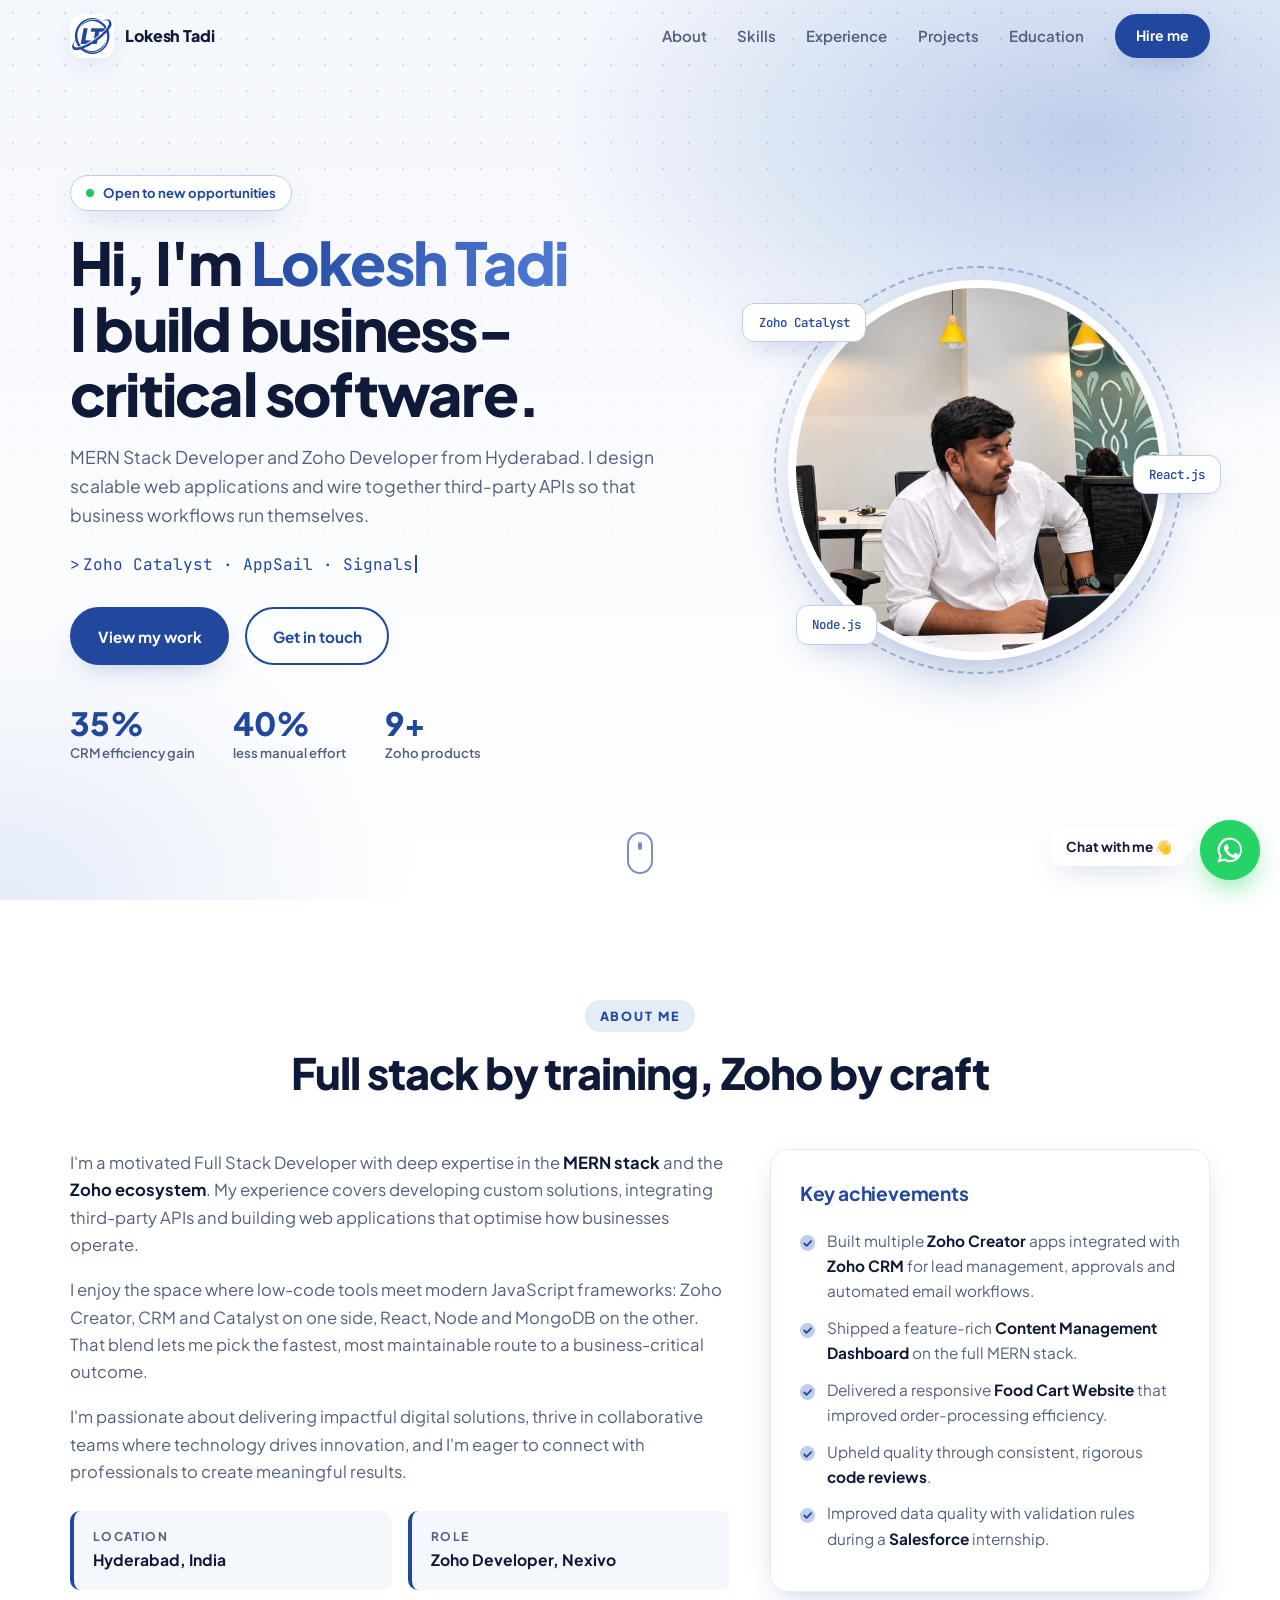
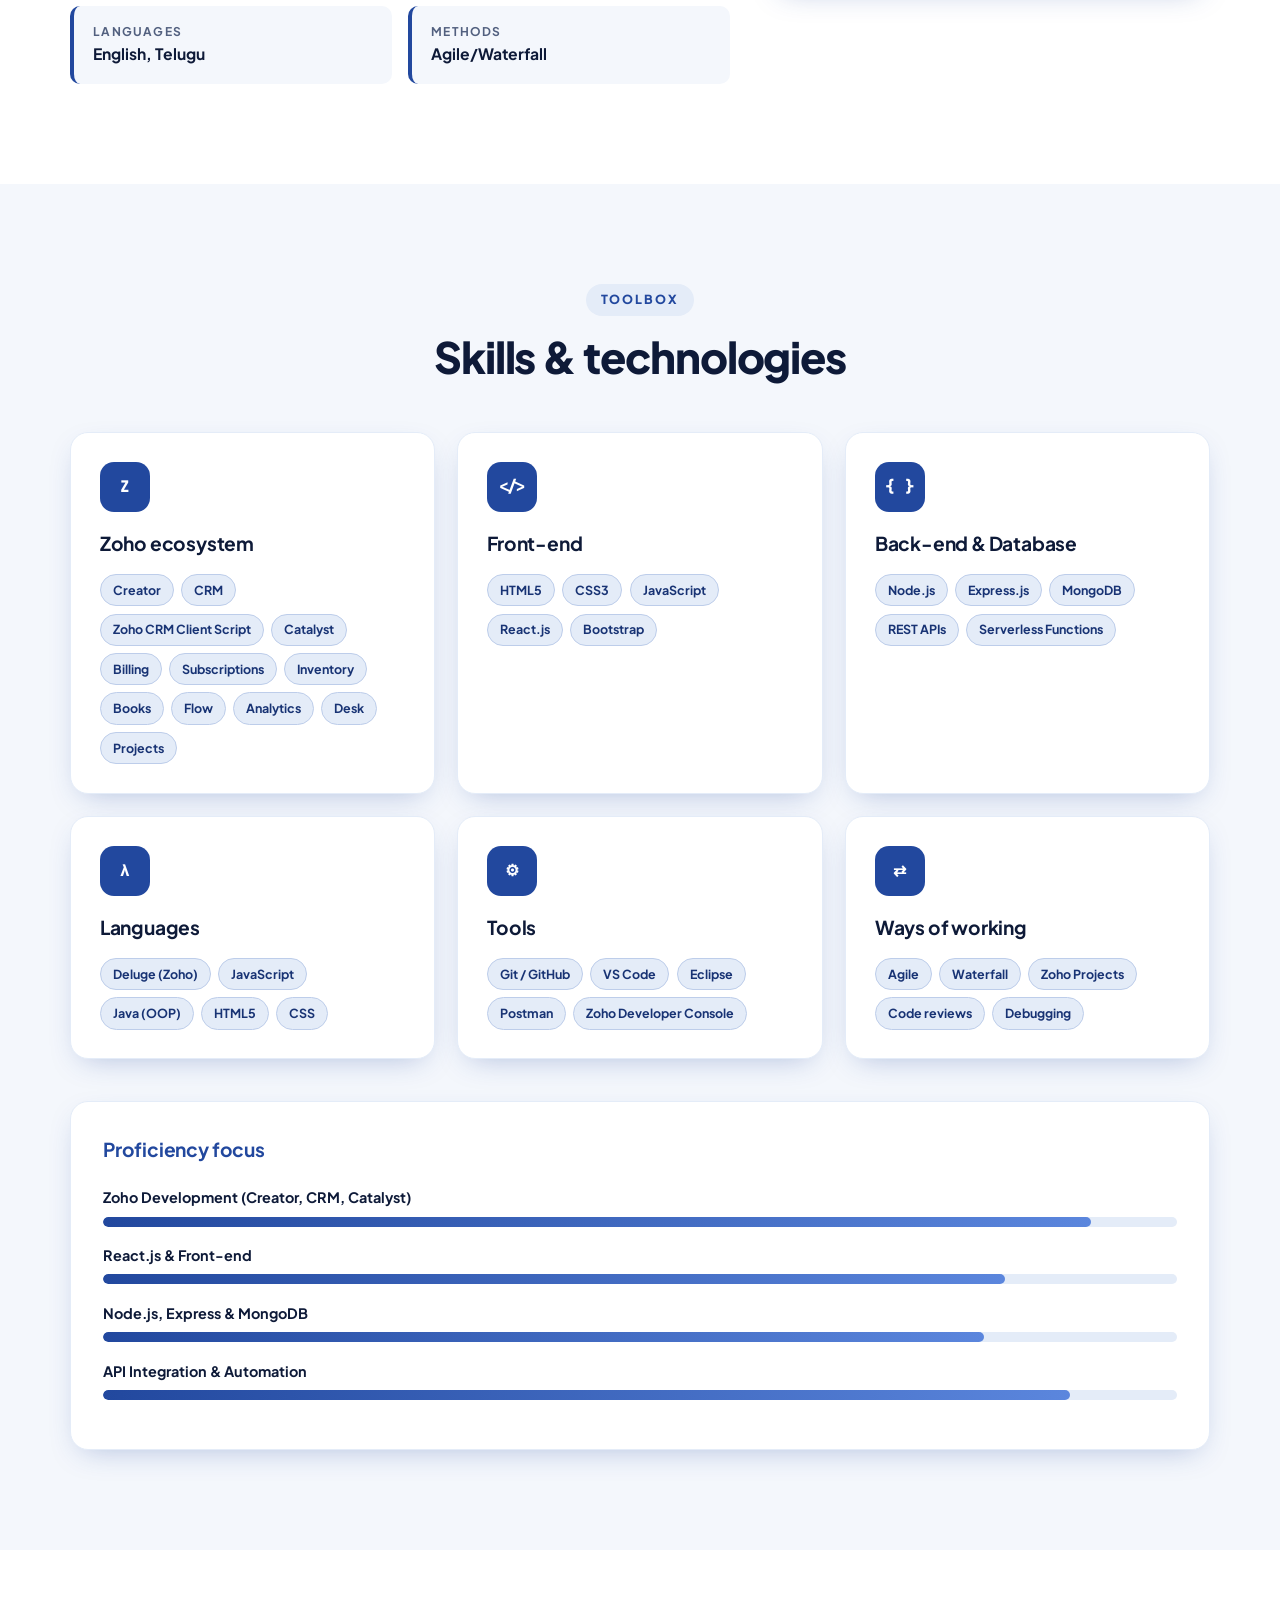
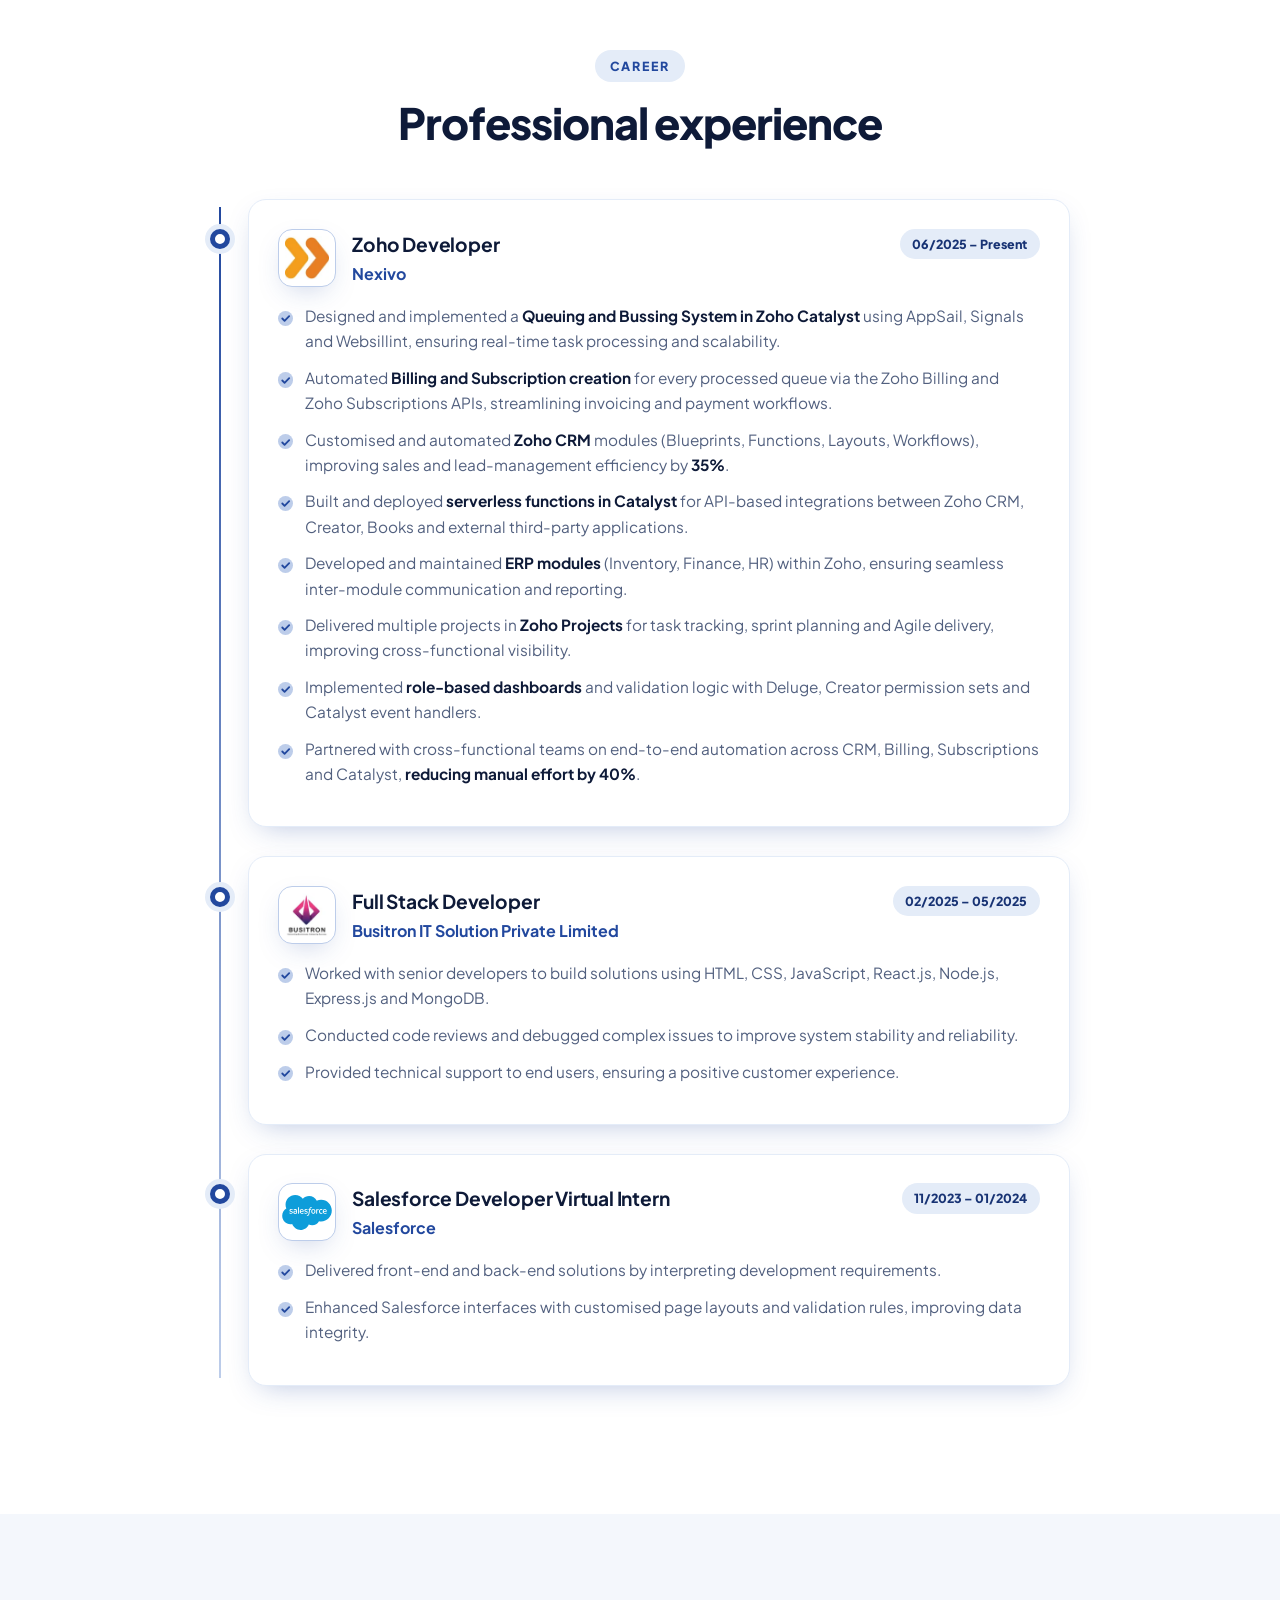
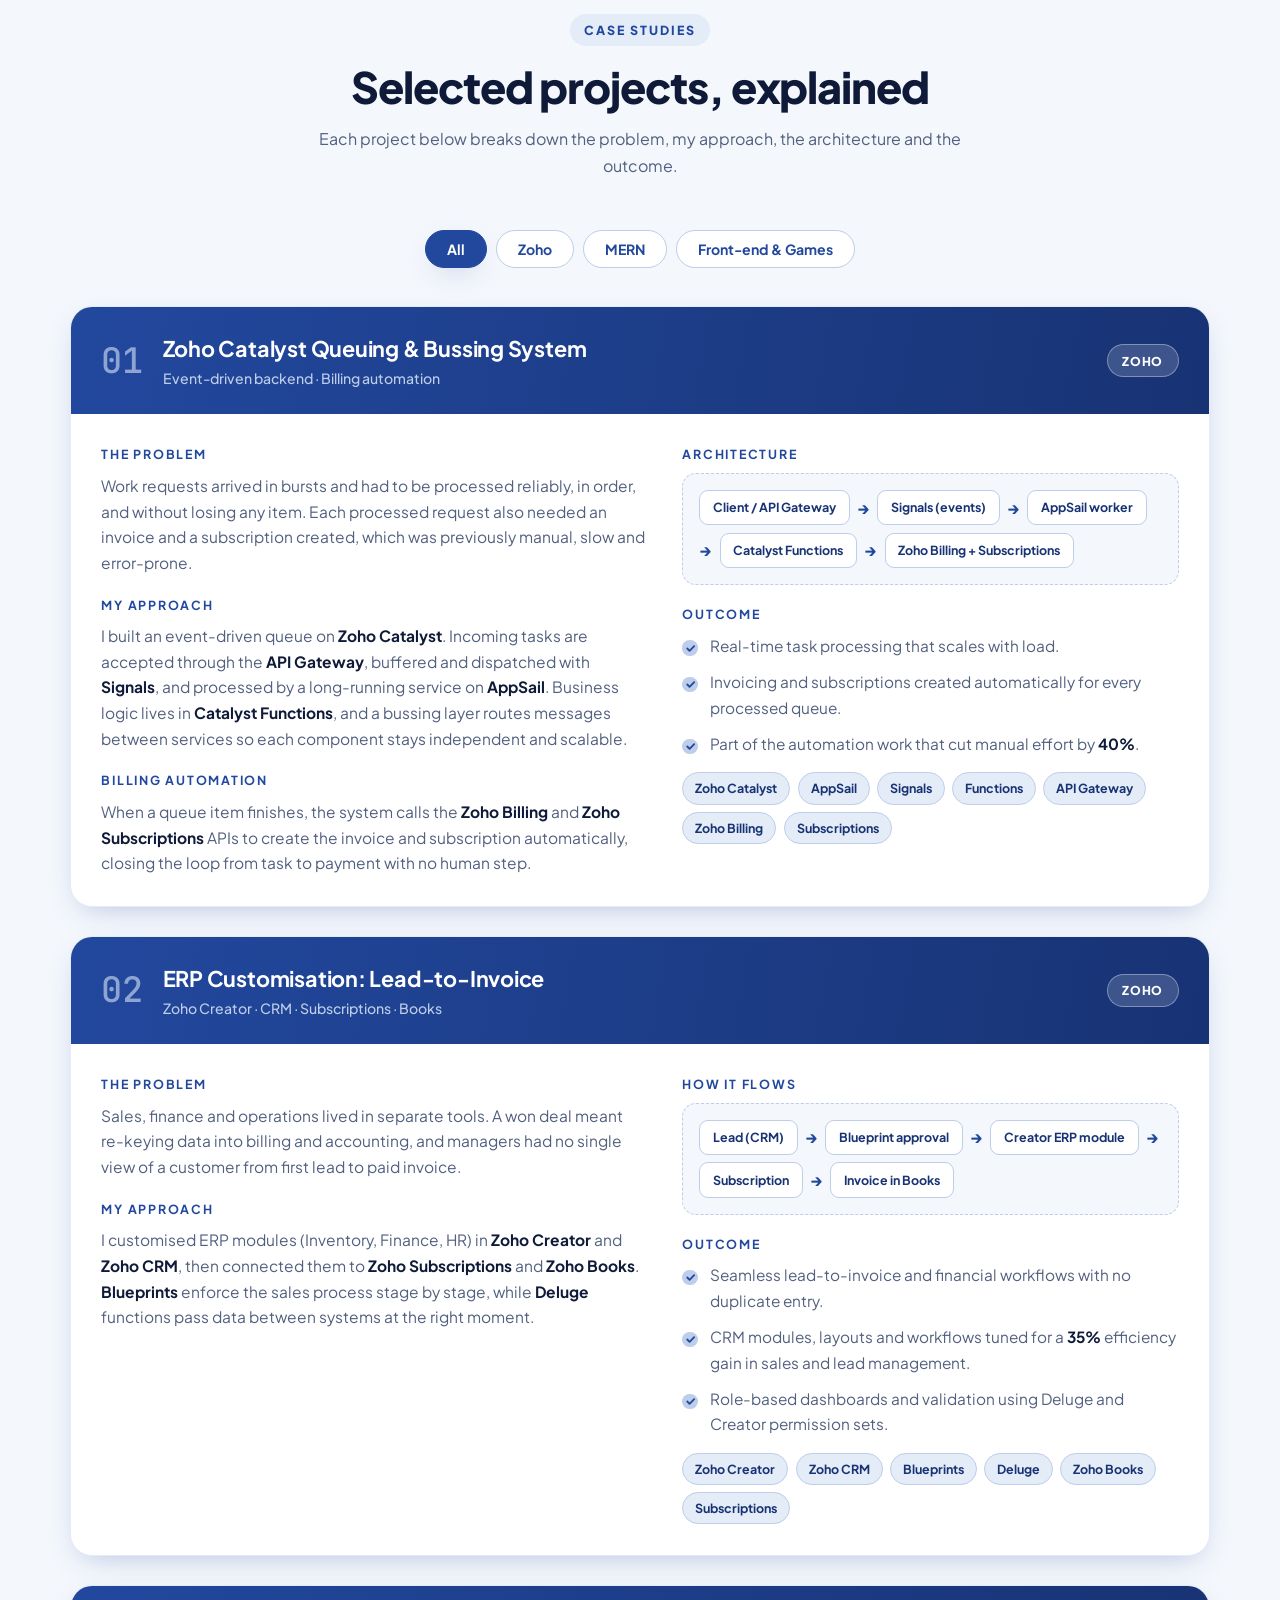
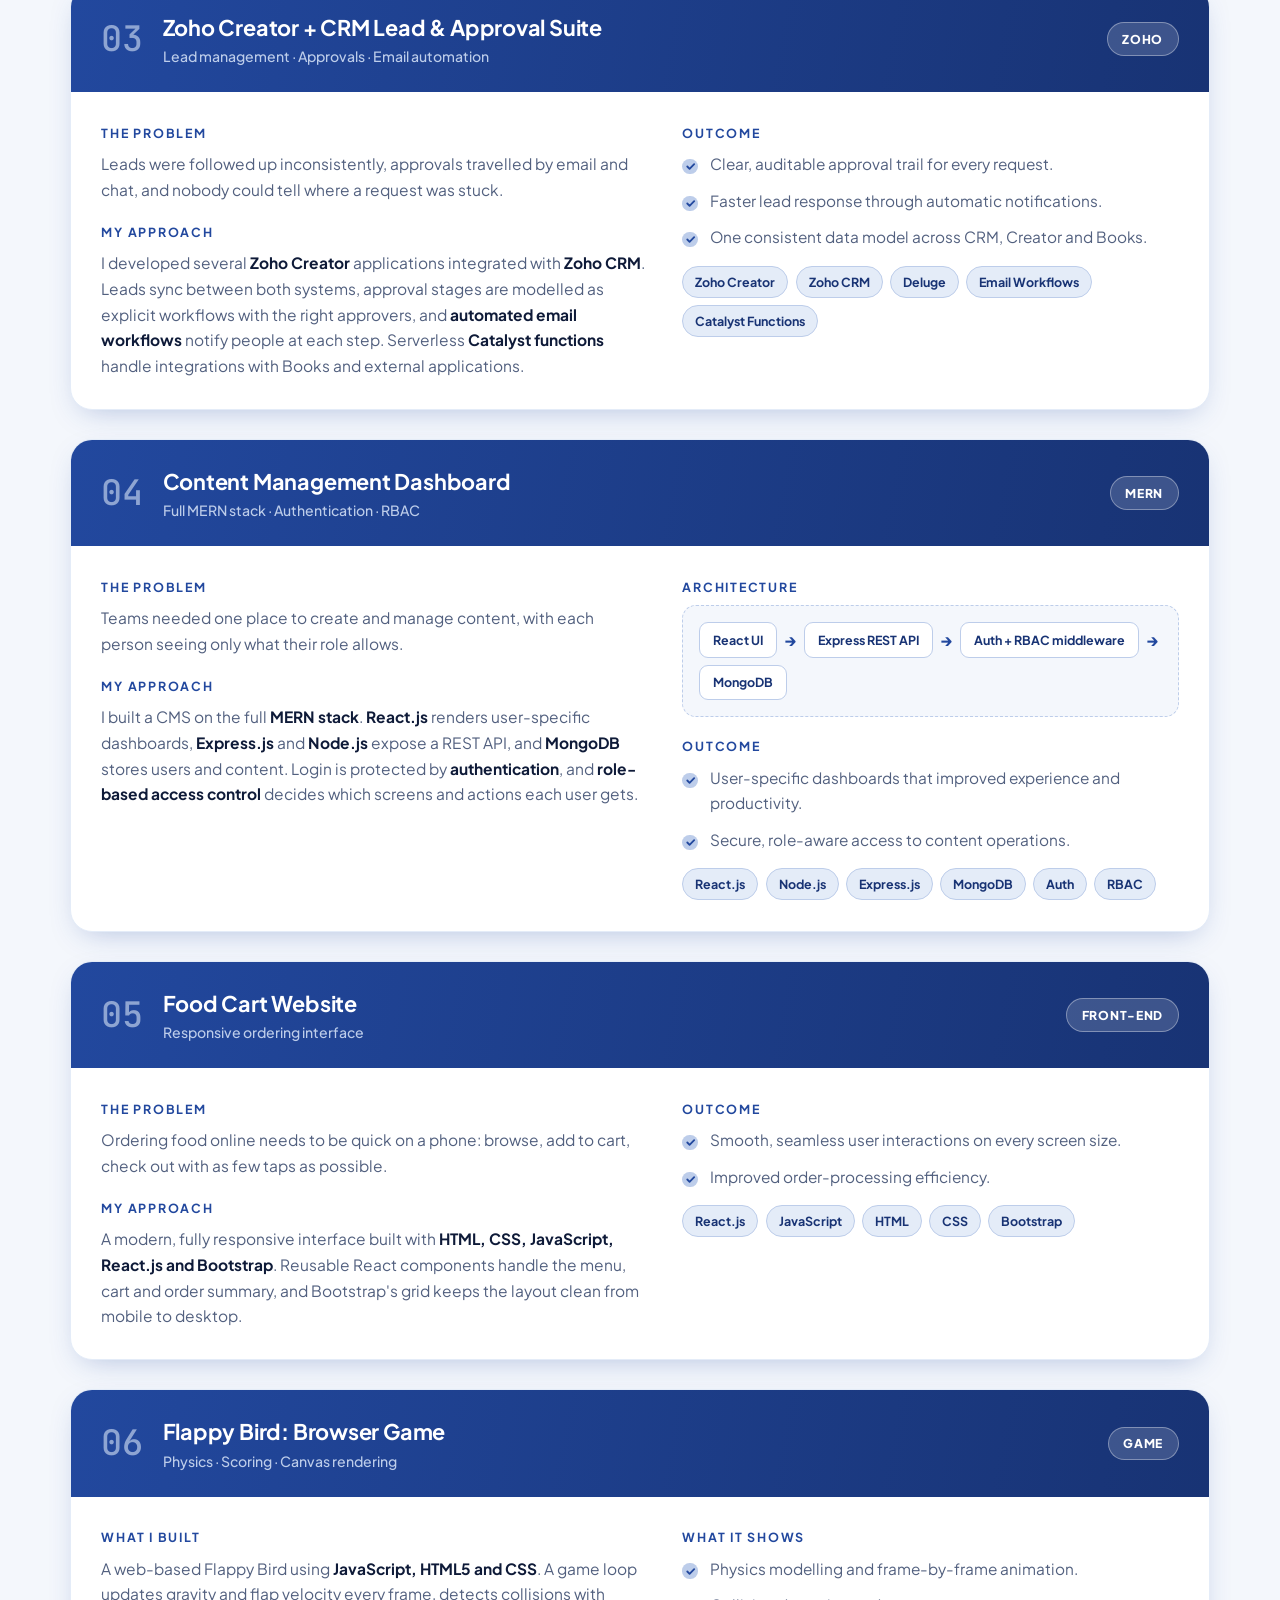
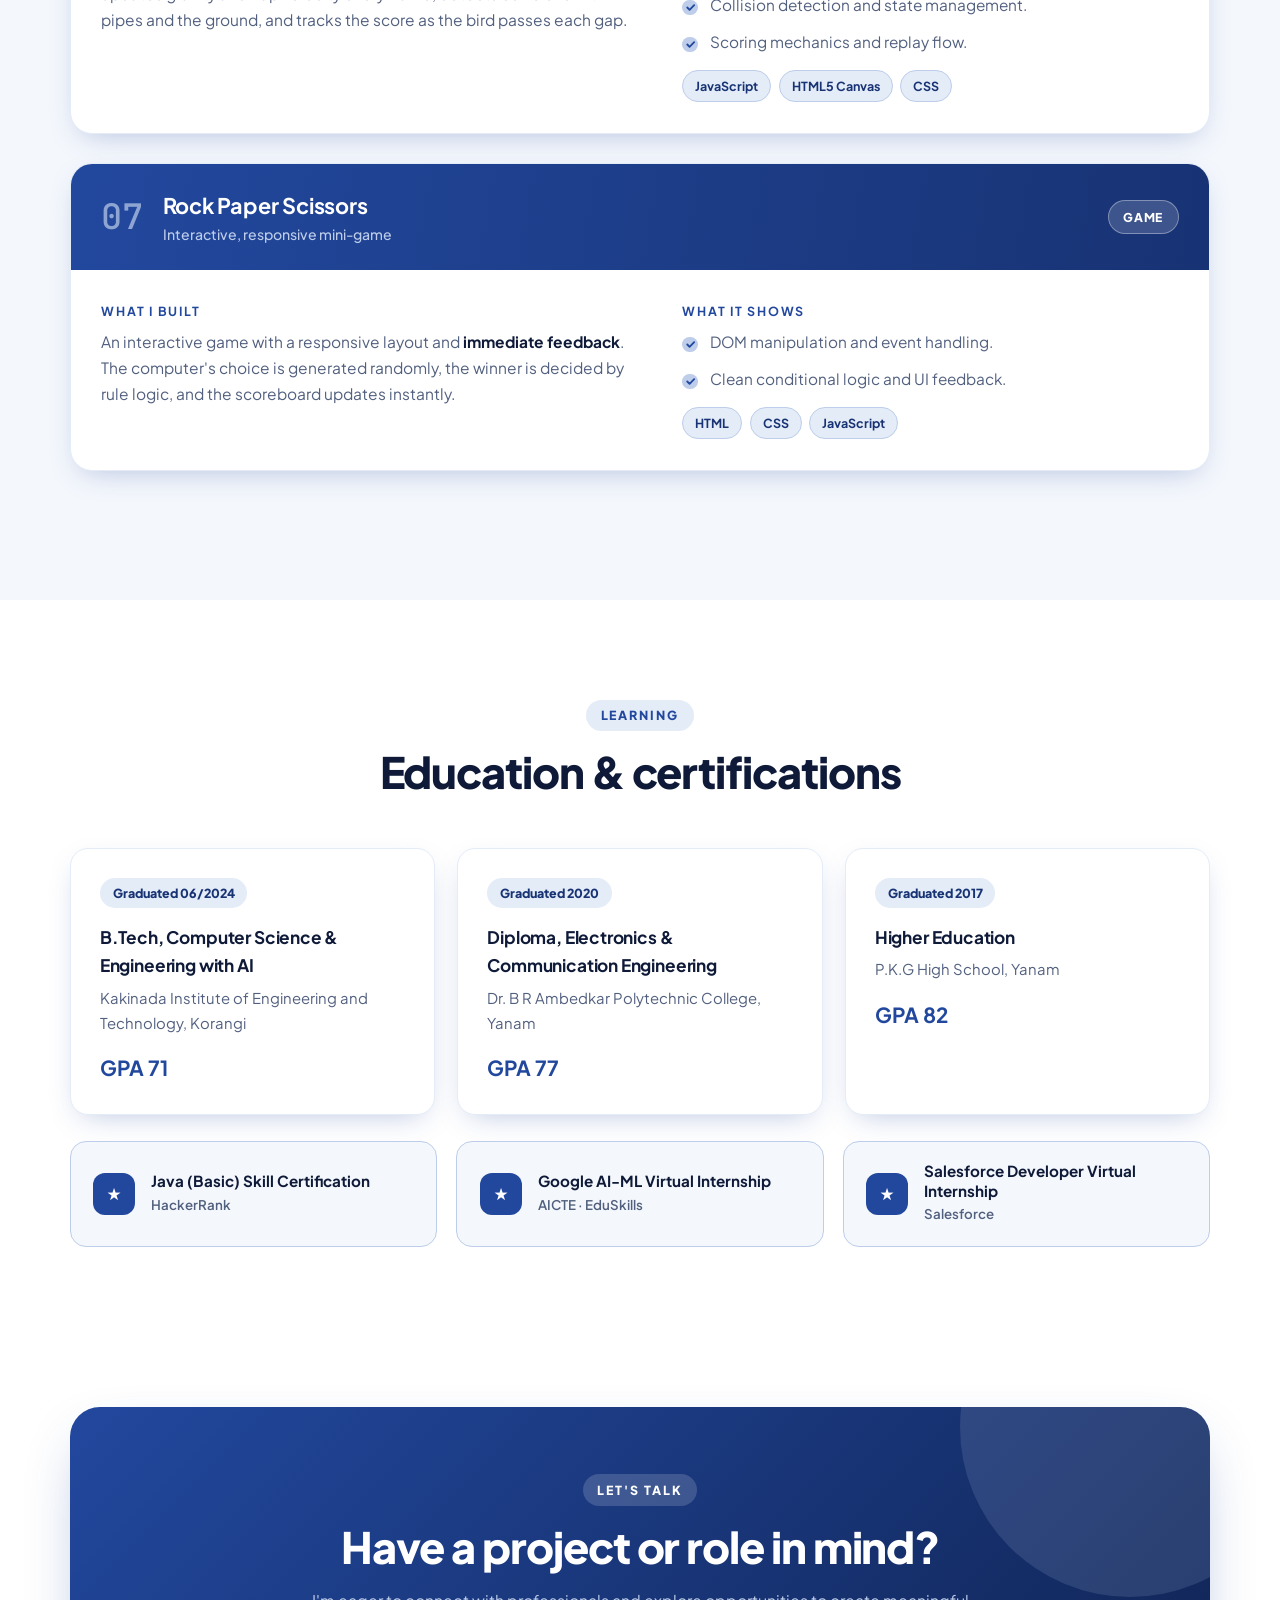
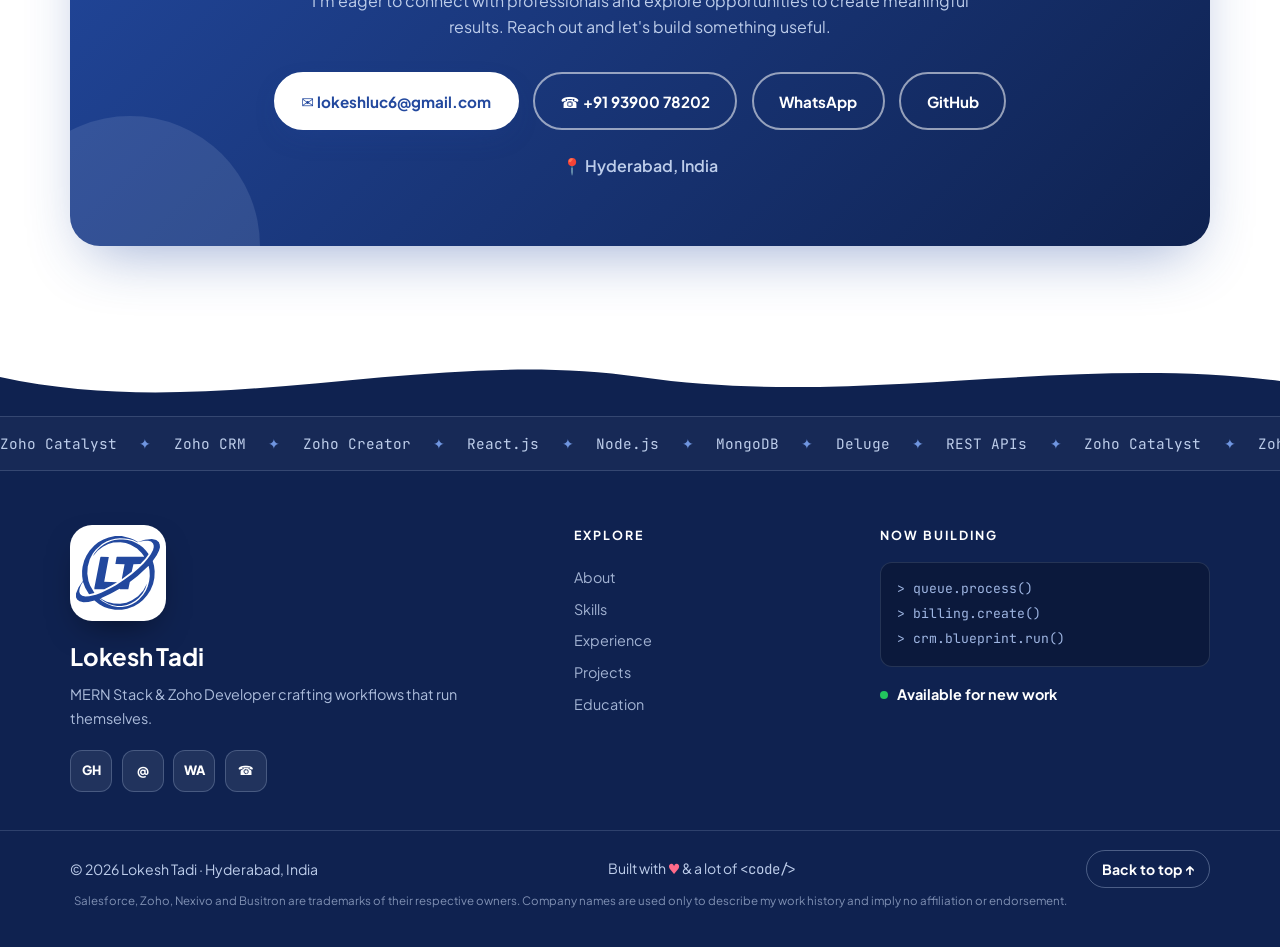
<file: index.html>
<!DOCTYPE html>
<html lang="en">
<head>
<meta charset="UTF-8">
<meta name="viewport" content="width=device-width, initial-scale=1.0">
<title>Lokesh Tadi | MERN Stack & Zoho Developer</title>
<meta name="description" content="Lokesh Tadi - Full Stack (MERN) and Zoho Developer in Hyderabad. Zoho Catalyst, Creator, CRM, Billing, Books, Flow and custom web applications.">
<meta property="og:title" content="Lokesh Tadi | MERN Stack & Zoho Developer">
<meta property="og:description" content="Building scalable web applications and automating business workflows with the MERN stack and the Zoho ecosystem.">
<meta property="og:type" content="website">
<link rel="icon" href="assets/favicon.ico?v=2" sizes="16x16 32x32 48x48">
<link rel="shortcut icon" href="assets/favicon.ico?v=2">
<link rel="preconnect" href="https://fonts.googleapis.com">
<link rel="preconnect" href="https://fonts.gstatic.com" crossorigin>
<link href="https://fonts.googleapis.com/css2?family=Plus+Jakarta+Sans:wght@400;500;600;700;800&family=JetBrains+Mono:wght@400;500&display=swap" rel="stylesheet">
<link rel="stylesheet" href="css/style.css">
<link rel="stylesheet" href="css/v2.css">
</head>
<body>

<div class="loader" id="loader" aria-hidden="true"><img src="assets/brand.svg" alt="" width="120" height="120"><span>Lokesh Tadi</span></div>
<div class="progress" id="progress"></div>

<!-- ============ NAV ============ -->
<header class="nav" id="nav">
  <div class="container nav-inner">
    <a href="#home" class="brand"><img class="brand-logo" src="assets/brand.svg" alt="Lokesh Tadi animated logo" width="44" height="44"><span class="brand-name">Lokesh Tadi</span></a>
    <nav class="nav-links" id="navLinks">
      <a href="#about">About</a>
      <a href="#skills">Skills</a>
      <a href="#experience">Experience</a>
      <a href="#projects">Projects</a>
      <a href="#education">Education</a>
      <a href="#contact" class="btn btn-sm">Hire me</a>
    </nav>
    <button class="burger" id="burger" aria-label="Menu"><span></span><span></span><span></span></button>
  </div>
</header>

<main>

<!-- ============ HERO ============ -->
<section class="hero" id="home">
  <div class="hero-bg"></div>
  <div class="container hero-grid">
    <div class="hero-copy reveal">
      <span class="pill"><i class="dot"></i> Open to new opportunities</span>
      <h1>Hi, I'm <span class="grad">Lokesh Tadi</span><br>I build business-critical software.</h1>
      <p class="lead">MERN Stack Developer and Zoho Developer from Hyderabad. I design scalable web applications and wire together third-party APIs so that business workflows run themselves.</p>
      <div class="typed-line"><span class="mono">&gt;</span> <span id="typed" class="mono"></span><span class="caret"></span></div>
      <div class="hero-cta">
        <a href="#projects" class="btn">View my work</a>
        <a href="#contact" class="btn btn-ghost">Get in touch</a>
      </div>
      <div class="stats">
        <div><b data-count="35" data-suffix="%">0</b><span>CRM efficiency gain</span></div>
        <div><b data-count="40" data-suffix="%">0</b><span>less manual effort</span></div>
        <div><b data-count="9" data-suffix="+">0</b><span>Zoho products</span></div>
      </div>
    </div>
    <div class="hero-visual reveal">
      <div class="photo-wrap">
        <div class="photo-ring"></div>
        <img src="assets/lokesh.jpg" alt="Lokesh Tadi" class="photo" width="640" height="640">
        <div class="chip chip-a"><span class="mono">Zoho Catalyst</span></div>
        <div class="chip chip-b"><span class="mono">React.js</span></div>
        <div class="chip chip-c"><span class="mono">Node.js</span></div>
      </div>
    </div>
  </div>
  <a href="#about" class="scroll-hint" aria-label="Scroll down"><span></span></a>
</section>
<!-- ============ ABOUT ============ -->
<section class="section" id="about">
  <div class="container">
    <div class="sec-head reveal"><span class="eyebrow">About me</span><h2>Full stack by training, Zoho by craft</h2></div>
    <div class="about-grid">
      <div class="about-text reveal" data-more="about">
        <p>I'm a motivated Full Stack Developer with deep expertise in the <b>MERN stack</b> and the <b>Zoho ecosystem</b>. My experience covers developing custom solutions, integrating third-party APIs and building web applications that optimise how businesses operate.</p>
        <p>I enjoy the space where low-code tools meet modern JavaScript frameworks: Zoho Creator, CRM and Catalyst on one side, React, Node and MongoDB on the other. That blend lets me pick the fastest, most maintainable route to a business-critical outcome.</p>
        <p>I'm passionate about delivering impactful digital solutions, thrive in collaborative teams where technology drives innovation, and I'm eager to connect with professionals to create meaningful results.</p>
        <div class="facts">
          <div><span>Location</span><b>Hyderabad, India</b></div>
          <div><span>Role</span><b>Zoho Developer, Nexivo</b></div>
          <div><span>Languages</span><b>English, Telugu</b></div>
          <div><span>Methods</span><b>Agile/Waterfall</b></div>
        </div>
      </div>
      <div class="about-side reveal">
        <div class="card ach" data-more="achievements">
          <h3>Key achievements</h3>
          <ul class="ticks">
            <li>Built multiple <b>Zoho Creator</b> apps integrated with <b>Zoho CRM</b> for lead management, approvals and automated email workflows.</li>
            <li>Shipped a feature-rich <b>Content Management Dashboard</b> on the full MERN stack.</li>
            <li>Delivered a responsive <b>Food Cart Website</b> that improved order-processing efficiency.</li>
            <li>Upheld quality through consistent, rigorous <b>code reviews</b>.</li>
            <li>Improved data quality with validation rules during a <b>Salesforce</b> internship.</li>
          </ul>
        </div>
      </div>
    </div>
  </div>
</section>

<!-- ============ SKILLS ============ -->
<section class="section alt" id="skills">
  <div class="container">
    <div class="sec-head reveal"><span class="eyebrow">Toolbox</span><h2>Skills &amp; technologies</h2></div>
    <div class="skill-grid" data-more="skills">
      <article class="card skill reveal">
        <div class="ico">Z</div><h3>Zoho ecosystem</h3>
        <div class="tags"><span>Creator</span><span>CRM</span><span>Zoho CRM Client Script</span><span>Catalyst</span><span>Billing</span><span>Subscriptions</span><span>Inventory</span><span>Books</span><span>Flow</span><span>Analytics</span><span>Desk</span><span>Projects</span></div>
      </article>
      <article class="card skill reveal">
        <div class="ico">&lt;/&gt;</div><h3>Front-end</h3>
        <div class="tags"><span>HTML5</span><span>CSS3</span><span>JavaScript</span><span>React.js</span><span>Bootstrap</span></div>
      </article>
      <article class="card skill reveal">
        <div class="ico">{ }</div><h3>Back-end &amp; Database</h3>
        <div class="tags"><span>Node.js</span><span>Express.js</span><span>MongoDB</span><span>REST APIs</span><span>Serverless Functions</span></div>
      </article>
      <article class="card skill reveal">
        <div class="ico">λ</div><h3>Languages</h3>
        <div class="tags"><span>Deluge (Zoho)</span><span>JavaScript</span><span>Java (OOP)</span><span>HTML5</span><span>CSS</span></div>
      </article>
      <article class="card skill reveal">
        <div class="ico">⚙</div><h3>Tools</h3>
        <div class="tags"><span>Git / GitHub</span><span>VS Code</span><span>Eclipse</span><span>Postman</span><span>Zoho Developer Console</span></div>
      </article>
      <article class="card skill reveal">
        <div class="ico">⇄</div><h3>Ways of working</h3>
        <div class="tags"><span>Agile</span><span>Waterfall</span><span>Zoho Projects</span><span>Code reviews</span><span>Debugging</span></div>
      </article>
    </div>
    <div class="meters reveal" data-more="meters">
      <h3>Proficiency focus</h3>
      <div class="meter"><label>Zoho Development (Creator, CRM, Catalyst)</label><div class="bar"><i style="--w:92%"></i></div></div>
      <div class="meter"><label>React.js &amp; Front-end</label><div class="bar"><i style="--w:84%"></i></div></div>
      <div class="meter"><label>Node.js, Express &amp; MongoDB</label><div class="bar"><i style="--w:82%"></i></div></div>
      <div class="meter"><label>API Integration &amp; Automation</label><div class="bar"><i style="--w:90%"></i></div></div>
    </div>
  </div>
</section>
<!-- ============ EXPERIENCE ============ -->
<section class="section" id="experience">
  <div class="container">
    <div class="sec-head reveal"><span class="eyebrow">Career</span><h2>Professional experience</h2></div>
    <div class="timeline">

      <article class="t-item reveal">
        <div class="t-dot"></div>
        <div class="card">
          <div class="t-top"><div class="t-id"><span class="co-logo"><img src="assets/nexivo.webp" alt="Nexivo logo" width="56" height="56" loading="lazy"></span><div><h3>Zoho Developer</h3><p class="org">Nexivo</p></div></div><span class="date">06/2025 – Present</span></div>
          <ul class="ticks" data-more="nexivo">
            <li>Designed and implemented a <b>Queuing and Bussing System in Zoho Catalyst</b> using AppSail, Signals and Websillint, ensuring real-time task processing and scalability.</li>
            <li>Automated <b>Billing and Subscription creation</b> for every processed queue via the Zoho Billing and Zoho Subscriptions APIs, streamlining invoicing and payment workflows.</li>
            <li>Customised and automated <b>Zoho CRM</b> modules (Blueprints, Functions, Layouts, Workflows), improving sales and lead-management efficiency by <b>35%</b>.</li>
            <li>Built and deployed <b>serverless functions in Catalyst</b> for API-based integrations between Zoho CRM, Creator, Books and external third-party applications.</li>
            <li>Developed and maintained <b>ERP modules</b> (Inventory, Finance, HR) within Zoho, ensuring seamless inter-module communication and reporting.</li>
            <li>Delivered multiple projects in <b>Zoho Projects</b> for task tracking, sprint planning and Agile delivery, improving cross-functional visibility.</li>
            <li>Implemented <b>role-based dashboards</b> and validation logic with Deluge, Creator permission sets and Catalyst event handlers.</li>
            <li>Partnered with cross-functional teams on end-to-end automation across CRM, Billing, Subscriptions and Catalyst, <b>reducing manual effort by 40%</b>.</li>
          </ul>
        </div>
      </article>

      <article class="t-item reveal">
        <div class="t-dot"></div>
        <div class="card">
          <div class="t-top"><div class="t-id"><span class="co-logo"><img src="assets/busitron.webp" alt="Busitron logo" width="56" height="56" loading="lazy"></span><div><h3>Full Stack Developer</h3><p class="org">Busitron IT Solution Private Limited</p></div></div><span class="date">02/2025 – 05/2025</span></div>
          <ul class="ticks">
            <li>Worked with senior developers to build solutions using HTML, CSS, JavaScript, React.js, Node.js, Express.js and MongoDB.</li>
            <li>Conducted code reviews and debugged complex issues to improve system stability and reliability.</li>
            <li>Provided technical support to end users, ensuring a positive customer experience.</li>
          </ul>
        </div>
      </article>

      <article class="t-item reveal">
        <div class="t-dot"></div>
        <div class="card">
          <div class="t-top"><div class="t-id"><span class="co-logo co-sf"><img src="assets/salesforce-with-type-logo.svg" alt="Salesforce logo" width="56" height="56" loading="lazy"></span><div><h3>Salesforce Developer Virtual Intern</h3><p class="org">Salesforce</p></div></div><span class="date">11/2023 – 01/2024</span></div>
          <ul class="ticks">
            <li>Delivered front-end and back-end solutions by interpreting development requirements.</li>
            <li>Enhanced Salesforce interfaces with customised page layouts and validation rules, improving data integrity.</li>
          </ul>
        </div>
      </article>

    </div>
  </div>
</section>

<!-- ============ PROJECTS ============ -->
<section class="section alt" id="projects">
  <div class="container">
    <div class="sec-head reveal"><span class="eyebrow">Case studies</span><h2>Selected projects, explained</h2>
      <p class="sub">Each project below breaks down the problem, my approach, the architecture and the outcome.</p></div>

    <div class="filters reveal" id="filters">
      <button class="f active" data-f="all">All</button>
      <button class="f" data-f="zoho">Zoho</button>
      <button class="f" data-f="mern">MERN</button>
      <button class="f" data-f="web">Front-end &amp; Games</button>
    </div>

    <!-- Project 1 -->
    <article class="project reveal" data-cat="zoho">
      <div class="p-head">
        <span class="p-num">01</span>
        <div><h3>Zoho Catalyst Queuing &amp; Bussing System</h3><p class="p-tag">Event-driven backend · Billing automation</p></div>
        <span class="p-badge">Zoho</span>
      </div>
      <div class="p-body" data-more="project">
        <div class="p-col">
          <h4>The problem</h4>
          <p>Work requests arrived in bursts and had to be processed reliably, in order, and without losing any item. Each processed request also needed an invoice and a subscription created, which was previously manual, slow and error-prone.</p>
          <h4>My approach</h4>
          <p>I built an event-driven queue on <b>Zoho Catalyst</b>. Incoming tasks are accepted through the <b>API Gateway</b>, buffered and dispatched with <b>Signals</b>, and processed by a long-running service on <b>AppSail</b>. Business logic lives in <b>Catalyst Functions</b>, and a bussing layer routes messages between services so each component stays independent and scalable.</p>
          <h4>Billing automation</h4>
          <p>When a queue item finishes, the system calls the <b>Zoho Billing</b> and <b>Zoho Subscriptions</b> APIs to create the invoice and subscription automatically, closing the loop from task to payment with no human step.</p>
        </div>
        <div class="p-col">
          <h4>Architecture</h4>
          <div class="flow">
            <span>Client / API Gateway</span><i>→</i><span>Signals (events)</span><i>→</i><span>AppSail worker</span><i>→</i><span>Catalyst Functions</span><i>→</i><span>Zoho Billing + Subscriptions</span>
          </div>
          <h4>Outcome</h4>
          <ul class="ticks">
            <li>Real-time task processing that scales with load.</li>
            <li>Invoicing and subscriptions created automatically for every processed queue.</li>
            <li>Part of the automation work that cut manual effort by <b>40%</b>.</li>
          </ul>
          <div class="tags"><span>Zoho Catalyst</span><span>AppSail</span><span>Signals</span><span>Functions</span><span>API Gateway</span><span>Zoho Billing</span><span>Subscriptions</span></div>
        </div>
      </div>
    </article>

    <!-- Project 2 -->
    <article class="project reveal" data-cat="zoho">
      <div class="p-head">
        <span class="p-num">02</span>
        <div><h3>ERP Customisation: Lead-to-Invoice</h3><p class="p-tag">Zoho Creator · CRM · Subscriptions · Books</p></div>
        <span class="p-badge">Zoho</span>
      </div>
      <div class="p-body" data-more="project">
        <div class="p-col">
          <h4>The problem</h4>
          <p>Sales, finance and operations lived in separate tools. A won deal meant re-keying data into billing and accounting, and managers had no single view of a customer from first lead to paid invoice.</p>
          <h4>My approach</h4>
          <p>I customised ERP modules (Inventory, Finance, HR) in <b>Zoho Creator</b> and <b>Zoho CRM</b>, then connected them to <b>Zoho Subscriptions</b> and <b>Zoho Books</b>. <b>Blueprints</b> enforce the sales process stage by stage, while <b>Deluge</b> functions pass data between systems at the right moment.</p>
        </div>
        <div class="p-col">
          <h4>How it flows</h4>
          <div class="flow">
            <span>Lead (CRM)</span><i>→</i><span>Blueprint approval</span><i>→</i><span>Creator ERP module</span><i>→</i><span>Subscription</span><i>→</i><span>Invoice in Books</span>
          </div>
          <h4>Outcome</h4>
          <ul class="ticks">
            <li>Seamless lead-to-invoice and financial workflows with no duplicate entry.</li>
            <li>CRM modules, layouts and workflows tuned for a <b>35%</b> efficiency gain in sales and lead management.</li>
            <li>Role-based dashboards and validation using Deluge and Creator permission sets.</li>
          </ul>
          <div class="tags"><span>Zoho Creator</span><span>Zoho CRM</span><span>Blueprints</span><span>Deluge</span><span>Zoho Books</span><span>Subscriptions</span></div>
        </div>
      </div>
    </article>

    <!-- Project 3 -->
    <article class="project reveal" data-cat="zoho">
      <div class="p-head">
        <span class="p-num">03</span>
        <div><h3>Zoho Creator + CRM Lead &amp; Approval Suite</h3><p class="p-tag">Lead management · Approvals · Email automation</p></div>
        <span class="p-badge">Zoho</span>
      </div>
      <div class="p-body" data-more="project">
        <div class="p-col">
          <h4>The problem</h4>
          <p>Leads were followed up inconsistently, approvals travelled by email and chat, and nobody could tell where a request was stuck.</p>
          <h4>My approach</h4>
          <p>I developed several <b>Zoho Creator</b> applications integrated with <b>Zoho CRM</b>. Leads sync between both systems, approval stages are modelled as explicit workflows with the right approvers, and <b>automated email workflows</b> notify people at each step. Serverless <b>Catalyst functions</b> handle integrations with Books and external applications.</p>
        </div>
        <div class="p-col">
          <h4>Outcome</h4>
          <ul class="ticks">
            <li>Clear, auditable approval trail for every request.</li>
            <li>Faster lead response through automatic notifications.</li>
            <li>One consistent data model across CRM, Creator and Books.</li>
          </ul>
          <div class="tags"><span>Zoho Creator</span><span>Zoho CRM</span><span>Deluge</span><span>Email Workflows</span><span>Catalyst Functions</span></div>
        </div>
      </div>
    </article>

    <!-- Project 4 -->    <article class="project reveal" data-cat="mern">
      <div class="p-head">
        <span class="p-num">04</span>
        <div><h3>Content Management Dashboard</h3><p class="p-tag">Full MERN stack · Authentication · RBAC</p></div>
        <span class="p-badge">MERN</span>
      </div>
      <div class="p-body" data-more="project">
        <div class="p-col">
          <h4>The problem</h4>
          <p>Teams needed one place to create and manage content, with each person seeing only what their role allows.</p>
          <h4>My approach</h4>
          <p>I built a CMS on the full <b>MERN stack</b>. <b>React.js</b> renders user-specific dashboards, <b>Express.js</b> and <b>Node.js</b> expose a REST API, and <b>MongoDB</b> stores users and content. Login is protected by <b>authentication</b>, and <b>role-based access control</b> decides which screens and actions each user gets.</p>
        </div>
        <div class="p-col">
          <h4>Architecture</h4>
          <div class="flow">
            <span>React UI</span><i>→</i><span>Express REST API</span><i>→</i><span>Auth + RBAC middleware</span><i>→</i><span>MongoDB</span>
          </div>
          <h4>Outcome</h4>
          <ul class="ticks">
            <li>User-specific dashboards that improved experience and productivity.</li>
            <li>Secure, role-aware access to content operations.</li>
          </ul>
          <div class="tags"><span>React.js</span><span>Node.js</span><span>Express.js</span><span>MongoDB</span><span>Auth</span><span>RBAC</span></div>
        </div>
      </div>
    </article>

    <!-- Project 5 -->
    <article class="project reveal" data-cat="web mern">
      <div class="p-head">
        <span class="p-num">05</span>
        <div><h3>Food Cart Website</h3><p class="p-tag">Responsive ordering interface</p></div>
        <span class="p-badge">Front-end</span>
      </div>
      <div class="p-body" data-more="project">
        <div class="p-col">
          <h4>The problem</h4>
          <p>Ordering food online needs to be quick on a phone: browse, add to cart, check out with as few taps as possible.</p>
          <h4>My approach</h4>
          <p>A modern, fully responsive interface built with <b>HTML, CSS, JavaScript, React.js and Bootstrap</b>. Reusable React components handle the menu, cart and order summary, and Bootstrap's grid keeps the layout clean from mobile to desktop.</p>
        </div>
        <div class="p-col">
          <h4>Outcome</h4>
          <ul class="ticks">
            <li>Smooth, seamless user interactions on every screen size.</li>
            <li>Improved order-processing efficiency.</li>
          </ul>
          <div class="tags"><span>React.js</span><span>JavaScript</span><span>HTML</span><span>CSS</span><span>Bootstrap</span></div>
        </div>
      </div>
    </article>

    <!-- Project 6 -->
    <article class="project reveal" data-cat="web">
      <div class="p-head">
        <span class="p-num">06</span>
        <div><h3>Flappy Bird: Browser Game</h3><p class="p-tag">Physics · Scoring · Canvas rendering</p></div>
        <span class="p-badge">Game</span>
      </div>
      <div class="p-body" data-more="project">
        <div class="p-col">
          <h4>What I built</h4>
          <p>A web-based Flappy Bird using <b>JavaScript, HTML5 and CSS</b>. A game loop updates gravity and flap velocity every frame, detects collisions with pipes and the ground, and tracks the score as the bird passes each gap.</p>
        </div>
        <div class="p-col">
          <h4>What it shows</h4>
          <ul class="ticks">
            <li>Physics modelling and frame-by-frame animation.</li>
            <li>Collision detection and state management.</li>
            <li>Scoring mechanics and replay flow.</li>
          </ul>
          <div class="tags"><span>JavaScript</span><span>HTML5 Canvas</span><span>CSS</span></div>
        </div>
      </div>
    </article>

    <!-- Project 7 -->
    <article class="project reveal" data-cat="web">
      <div class="p-head">
        <span class="p-num">07</span>
        <div><h3>Rock Paper Scissors</h3><p class="p-tag">Interactive, responsive mini-game</p></div>
        <span class="p-badge">Game</span>
      </div>
      <div class="p-body" data-more="project">
        <div class="p-col">
          <h4>What I built</h4>
          <p>An interactive game with a responsive layout and <b>immediate feedback</b>. The computer's choice is generated randomly, the winner is decided by rule logic, and the scoreboard updates instantly.</p>
        </div>
        <div class="p-col">
          <h4>What it shows</h4>
          <ul class="ticks">
            <li>DOM manipulation and event handling.</li>
            <li>Clean conditional logic and UI feedback.</li>
          </ul>
          <div class="tags"><span>HTML</span><span>CSS</span><span>JavaScript</span></div>
        </div>
      </div>
    </article>
  </div>
</section>
<!-- ============ EDUCATION ============ -->
<section class="section" id="education">
  <div class="container">
    <div class="sec-head reveal"><span class="eyebrow">Learning</span><h2>Education &amp; certifications</h2></div>
    <div class="edu-grid" data-more="edu">
      <article class="card edu reveal"><span class="date">Graduated 06/2024</span><h3>B.Tech, Computer Science &amp; Engineering with AI</h3><p>Kakinada Institute of Engineering and Technology, Korangi</p><b class="score">GPA 71</b></article>
      <article class="card edu reveal"><span class="date">Graduated 2020</span><h3>Diploma, Electronics &amp; Communication Engineering</h3><p>Dr. B R Ambedkar Polytechnic College, Yanam</p><b class="score">GPA 77</b></article>
      <article class="card edu reveal"><span class="date">Graduated 2017</span><h3>Higher Education</h3><p>P.K.G High School, Yanam</p><b class="score">GPA 82</b></article>
    </div>
    <div class="certs reveal">
      <div class="cert"><span class="cert-ico">★</span><div><b>Java (Basic) Skill Certification</b><small>HackerRank</small></div></div>
      <div class="cert"><span class="cert-ico">★</span><div><b>Google AI-ML Virtual Internship</b><small>AICTE · EduSkills</small></div></div>
      <div class="cert"><span class="cert-ico">★</span><div><b>Salesforce Developer Virtual Internship</b><small>Salesforce</small></div></div>
    </div>
  </div>
</section>

<!-- ============ CONTACT ============ -->
<section class="section contact" id="contact">
  <div class="container">
    <div class="contact-card reveal">
      <span class="eyebrow light">Let's talk</span>
      <h2>Have a project or role in mind?</h2>
      <p>I'm eager to connect with professionals and explore opportunities to create meaningful results. Reach out and let's build something useful.</p>
      <div class="contact-actions">
        <a class="btn btn-light" href="mailto:lokeshluc6@gmail.com">✉ lokeshluc6@gmail.com</a>
        <a class="btn btn-outline" href="tel:+919390078202">☎ +91 93900 78202</a>
        <a class="btn btn-outline" href="https://wa.me/919390078202?text=Hi%20Lokesh%2C%20I%20saw%20your%20portfolio%20and%20would%20like%20to%20connect." target="_blank" rel="noopener">WhatsApp</a>
        <a class="btn btn-outline" href="https://github.com/LokeshTadi" target="_blank" rel="noopener">GitHub</a>
      </div>
      <p class="loc">📍 Hyderabad, India</p>
    </div>
  </div>
</section>
</main>

<footer class="footer">
  <div class="foot-wave" aria-hidden="true">
    <svg viewBox="0 0 1440 90" preserveAspectRatio="none"><path d="M0,40 C240,100 480,0 720,40 C960,80 1200,10 1440,45 L1440,90 L0,90 Z"></path></svg>
  </div>
  <div class="foot-marquee" aria-hidden="true">
    <div class="marq-track">
      <span>Zoho Catalyst</span><i>✦</i><span>Zoho CRM</span><i>✦</i><span>Zoho Creator</span><i>✦</i><span>React.js</span><i>✦</i><span>Node.js</span><i>✦</i><span>MongoDB</span><i>✦</i><span>Deluge</span><i>✦</i><span>REST APIs</span><i>✦</i>
      <span>Zoho Catalyst</span><i>✦</i><span>Zoho CRM</span><i>✦</i><span>Zoho Creator</span><i>✦</i><span>React.js</span><i>✦</i><span>Node.js</span><i>✦</i><span>MongoDB</span><i>✦</i><span>Deluge</span><i>✦</i><span>REST APIs</span><i>✦</i>
    </div>
  </div>
  <div class="container foot-grid">
    <div class="foot-brand">
      <img src="assets/brand.svg" alt="Lokesh Tadi animated logo" width="96" height="96" loading="lazy">
      <h3>Lokesh Tadi</h3>
      <p>MERN Stack &amp; Zoho Developer crafting workflows that run themselves.</p>
      <div class="foot-social">
        <a href="https://github.com/LokeshTadi" target="_blank" rel="noopener" aria-label="GitHub">GH</a>
        <a href="mailto:lokeshluc6@gmail.com" aria-label="Email">@</a>
        <a href="https://wa.me/919390078202?text=Hi%20Lokesh%2C%20I%20saw%20your%20portfolio%20and%20would%20like%20to%20connect." target="_blank" rel="noopener" aria-label="WhatsApp">WA</a>
        <a href="tel:+919390078202" aria-label="Call">☎</a>
      </div>
    </div>
    <div class="foot-col">
      <h4>Explore</h4>
      <a href="#about">About</a><a href="#skills">Skills</a><a href="#experience">Experience</a><a href="#projects">Projects</a><a href="#education">Education</a>
    </div>
    <div class="foot-col">
      <h4>Now building</h4>
      <p class="mono small">&gt; queue.process()<br>&gt; billing.create()<br>&gt; crm.blueprint.run()</p>
      <p class="status"><i class="dot"></i> Available for new work</p>
    </div>
  </div>
  <div class="foot-bottom">
    <div class="container foot-inner">
      <span>© <span id="yr"></span> Lokesh Tadi · Hyderabad, India</span>
      <span class="made">Built with <b>♥</b> &amp; a lot of <span class="mono">&lt;code/&gt;</span></span>
      <a href="#home" class="to-top">Back to top ↑</a>
    </div>
    <p class="container tm-note">Salesforce, Zoho, Nexivo and Busitron are trademarks of their respective owners. Company names are used only to describe my work history and imply no affiliation or endorsement.</p>
  </div>
</footer>

<!-- WhatsApp widget -->
<div class="wa" id="wa">
  <div class="wa-pop" id="waPop" role="dialog" aria-label="Chat on WhatsApp" aria-hidden="true">
    <div class="wa-head">
      <img src="assets/brand.svg" alt="" width="40" height="40">
      <div><b>Lokesh Tadi</b><small><i class="dot"></i> Typically replies within a few hours</small></div>
      <button class="wa-x" id="waClose" aria-label="Close chat">×</button>
    </div>
    <div class="wa-body">
      <div class="wa-msg">Hi there 👋<br>Have a Zoho or full-stack project in mind? Send me a message on WhatsApp and let's talk.</div>
      <label class="wa-label" for="waText">Your message</label>
      <textarea id="waText" rows="3">Hi Lokesh, I came across your portfolio and would like to discuss a project. Are you available for a quick chat?</textarea>
    </div>
    <a class="wa-send" id="waSend" href="https://wa.me/919390078202" target="_blank" rel="noopener">
      <svg viewBox="0 0 24 24" width="20" height="20" fill="currentColor" aria-hidden="true"><path d="M12.04 2a9.9 9.9 0 0 0-8.47 15.04L2 22l5.1-1.34A9.9 9.9 0 1 0 12.04 2zm0 1.8a8.1 8.1 0 1 1-4.13 15.08l-.3-.17-3.03.8.81-2.95-.19-.31A8.1 8.1 0 0 1 12.04 3.8zm-3.1 3.9c-.2 0-.5.07-.76.35-.26.28-1 .98-1 2.4s1.03 2.78 1.17 2.97c.15.2 2.02 3.2 5 4.36 2.47.97 2.97.78 3.5.73.54-.05 1.74-.71 1.98-1.4.25-.69.25-1.28.17-1.4-.07-.13-.27-.2-.57-.35-.3-.15-1.74-.86-2.01-.96-.27-.1-.47-.15-.67.15-.2.3-.77.96-.94 1.16-.17.2-.35.22-.65.07-.3-.15-1.26-.46-2.4-1.48-.89-.79-1.49-1.77-1.66-2.07-.17-.3-.02-.46.13-.6.13-.14.3-.35.45-.52.15-.18.2-.3.3-.5.1-.2.05-.37-.02-.52-.08-.15-.67-1.62-.92-2.22-.24-.58-.49-.5-.67-.51h-.57z"/></svg>
      Chat on WhatsApp
    </a>
  </div>
  <button class="wa-fab" id="waFab" aria-label="Chat on WhatsApp" aria-expanded="false">
    <span class="wa-ping"></span>
    <svg viewBox="0 0 24 24" width="30" height="30" fill="currentColor" aria-hidden="true"><path d="M12.04 2a9.9 9.9 0 0 0-8.47 15.04L2 22l5.1-1.34A9.9 9.9 0 1 0 12.04 2zm0 1.8a8.1 8.1 0 1 1-4.13 15.08l-.3-.17-3.03.8.81-2.95-.19-.31A8.1 8.1 0 0 1 12.04 3.8zm-3.1 3.9c-.2 0-.5.07-.76.35-.26.28-1 .98-1 2.4s1.03 2.78 1.17 2.97c.15.2 2.02 3.2 5 4.36 2.47.97 2.97.78 3.5.73.54-.05 1.74-.71 1.98-1.4.25-.69.25-1.28.17-1.4-.07-.13-.27-.2-.57-.35-.3-.15-1.74-.86-2.01-.96-.27-.1-.47-.15-.67.15-.2.3-.77.96-.94 1.16-.17.2-.35.22-.65.07-.3-.15-1.26-.46-2.4-1.48-.89-.79-1.49-1.77-1.66-2.07-.17-.3-.02-.46.13-.6.13-.14.3-.35.45-.52.15-.18.2-.3.3-.5.1-.2.05-.37-.02-.52-.08-.15-.67-1.62-.92-2.22-.24-.58-.49-.5-.67-.51h-.57z"/></svg>
  </button>
  <span class="wa-tip" id="waTip">Chat with me 👋</span>
</div>

<script src="js/main.js"></script>
</body>
</html>
</file>
<file: css/style.css>
:root{
  --primary:#22489E;
  --primary-dark:#183374;
  --primary-deep:#0F2250;
  --light:#BDCDEA;
  --light-2:#E4ECF8;
  --light-3:#F4F7FC;
  --ink:#0E1A38;
  --muted:#52607F;
  --white:#fff;
  --radius:18px;
  --shadow:0 10px 30px -12px rgba(34,72,158,.35);
  --shadow-lg:0 24px 60px -20px rgba(34,72,158,.45);
}
*{box-sizing:border-box;margin:0;padding:0}
html{scroll-behavior:smooth;scroll-padding-top:80px}
body{font-family:'Plus Jakarta Sans',system-ui,sans-serif;color:var(--ink);background:var(--white);line-height:1.65;-webkit-font-smoothing:antialiased;overflow-x:hidden}
img{max-width:100%;display:block}
a{color:inherit;text-decoration:none}
ul{list-style:none}
.mono{font-family:'JetBrains Mono',monospace}
.container{width:min(1140px,92%);margin-inline:auto}

/* progress */
.progress{position:fixed;top:0;left:0;height:3px;width:0;background:linear-gradient(90deg,var(--primary),var(--light));z-index:200}

/* nav */
.nav{position:fixed;inset:0 0 auto 0;z-index:100;transition:.3s}
.nav.scrolled{background:rgba(255,255,255,.88);backdrop-filter:blur(14px);box-shadow:0 1px 0 rgba(34,72,158,.1)}
.nav-inner{display:flex;align-items:center;justify-content:space-between;height:72px}
.brand{display:flex;align-items:center;gap:.7rem;font-weight:800;letter-spacing:-.01em}
.brand-mark{display:grid;place-items:center;width:38px;height:38px;border-radius:11px;background:var(--primary);color:#fff;font-size:.95rem;box-shadow:var(--shadow)}
.nav-links{display:flex;align-items:center;gap:1.9rem;font-weight:600;font-size:.94rem}
.nav-links a:not(.btn){position:relative;color:var(--muted);transition:.2s}
.nav-links a.active{color:var(--primary)}@media (hover:hover) and (pointer:fine){.nav-links a:not(.btn):hover{color:var(--primary)}}
.nav-links a:not(.btn)::after{content:"";position:absolute;left:0;bottom:-6px;height:2px;width:0;background:var(--primary);transition:.25s}
.nav-links a.active::after{width:100%}@media (hover:hover) and (pointer:fine){.nav-links a:not(.btn):hover::after{width:100%}}
.burger{display:none;background:none;border:0;width:40px;height:40px;cursor:pointer;flex-direction:column;justify-content:center;gap:5px;align-items:center}
.burger span{display:block;width:22px;height:2px;background:var(--primary);transition:.3s}

/* buttons */
.btn{display:inline-flex;align-items:center;gap:.5rem;padding:.9rem 1.6rem;border-radius:999px;background:var(--primary);color:#fff;font-weight:700;font-size:.95rem;border:2px solid var(--primary);transition:.25s;cursor:pointer;box-shadow:var(--shadow)}
@media (hover:hover) and (pointer:fine){.btn:hover{background:var(--primary-dark);border-color:var(--primary-dark);transform:translateY(-2px);box-shadow:var(--shadow-lg)}}
.btn-sm{padding:.55rem 1.2rem;font-size:.88rem;color:#fff!important}
.btn-ghost{background:transparent;color:var(--primary);box-shadow:none}
@media (hover:hover) and (pointer:fine){.btn-ghost:hover{background:var(--primary);color:#fff}}
.btn-light{background:#fff;color:var(--primary);border-color:#fff}
@media (hover:hover) and (pointer:fine){.btn-light:hover{background:var(--light);border-color:var(--light);color:var(--primary-deep)}}
.btn-outline{background:transparent;border-color:rgba(255,255,255,.55);box-shadow:none}
@media (hover:hover) and (pointer:fine){.btn-outline:hover{background:rgba(255,255,255,.14);border-color:#fff}}

/* hero */
.hero{position:relative;min-height:100vh;display:flex;align-items:center;padding:120px 0 80px;overflow:hidden}
.hero-bg{position:absolute;inset:0;background:
  radial-gradient(900px 500px at 85% 15%,var(--light) 0,transparent 60%),
  radial-gradient(700px 500px at 0% 100%,var(--light-2) 0,transparent 60%),
  linear-gradient(180deg,var(--light-3),#fff);z-index:-1}
.hero-bg::after{content:"";position:absolute;inset:0;background-image:radial-gradient(rgba(34,72,158,.16) 1px,transparent 1px);background-size:26px 26px;mask-image:linear-gradient(180deg,#000 0,transparent 75%)}
.hero-grid{display:grid;grid-template-columns:1.15fr .85fr;gap:3rem;align-items:center}
.pill{display:inline-flex;align-items:center;gap:.55rem;padding:.4rem .95rem;border-radius:999px;background:#fff;border:1px solid var(--light);color:var(--primary);font-weight:700;font-size:.82rem;box-shadow:var(--shadow)}
.dot{width:8px;height:8px;border-radius:50%;background:#22c55e;box-shadow:0 0 0 0 rgba(34,197,94,.6);animation:pulse 2s infinite}
@keyframes pulse{70%{box-shadow:0 0 0 9px rgba(34,197,94,0)}100%{box-shadow:0 0 0 0 rgba(34,197,94,0)}}
h1{font-size:clamp(2.2rem,5vw,3.7rem);line-height:1.1;letter-spacing:-.03em;font-weight:800;margin:1.2rem 0 1.1rem}
.grad{background:linear-gradient(100deg,var(--primary),#4f7bd6);-webkit-background-clip:text;background-clip:text;color:transparent}
.lead{font-size:1.1rem;color:var(--muted);max-width:56ch}
.typed-line{margin:1.3rem 0 1.8rem;color:var(--primary);font-size:1rem;min-height:1.6em}
.caret{display:inline-block;width:2px;height:1.1em;background:var(--primary);margin-left:2px;vertical-align:-.15em;animation:blink 1s steps(1) infinite}
@keyframes blink{50%{opacity:0}}
.hero-cta{display:flex;gap:1rem;flex-wrap:wrap}
.stats{display:flex;gap:2.4rem;margin-top:2.6rem;flex-wrap:wrap}
.stats b{display:block;font-size:2rem;font-weight:800;color:var(--primary);line-height:1}
.stats span{font-size:.82rem;color:var(--muted);font-weight:600}

.hero-visual{display:grid;place-items:center}
.photo-wrap{position:relative;width:min(380px,80vw);aspect-ratio:1}
.photo-ring{position:absolute;inset:-14px;border-radius:50%;border:2px dashed var(--primary);opacity:.35;animation:spin 40s linear infinite}
@keyframes spin{to{transform:rotate(360deg)}}
.photo{width:100%;height:100%;object-fit:cover;object-position:50% 38%;border-radius:50%;border:8px solid #fff;box-shadow:var(--shadow-lg)}
.chip{position:absolute;padding:.5rem .95rem;border-radius:12px;background:#fff;color:var(--primary);font-size:.78rem;font-weight:500;box-shadow:var(--shadow);border:1px solid var(--light);animation:float 5s ease-in-out infinite}
.chip-a{top:6%;left:-12%}
.chip-b{top:46%;right:-14%;animation-delay:-1.6s}
.chip-c{bottom:4%;left:2%;animation-delay:-3.2s}
@keyframes float{50%{transform:translateY(-12px)}}
.scroll-hint{position:absolute;bottom:26px;left:50%;transform:translateX(-50%);width:26px;height:42px;border:2px solid var(--primary);border-radius:20px;opacity:.6}
.scroll-hint span{position:absolute;top:8px;left:50%;width:4px;height:8px;margin-left:-2px;border-radius:2px;background:var(--primary);animation:scrolly 1.8s infinite}
@keyframes scrolly{0%{opacity:0;transform:translateY(0)}30%{opacity:1}100%{opacity:0;transform:translateY(14px)}}

/* sections */
.section{padding:100px 0}
.section.alt{background:var(--light-3)}
.sec-head{text-align:center;max-width:700px;margin:0 auto 3.2rem}
.eyebrow{display:inline-block;font-weight:800;font-size:.78rem;letter-spacing:.16em;text-transform:uppercase;color:var(--primary);background:var(--light-2);padding:.35rem .9rem;border-radius:999px;margin-bottom:1rem}
.eyebrow.light{background:rgba(255,255,255,.16);color:#fff}
h2{font-size:clamp(1.8rem,3.6vw,2.7rem);line-height:1.15;letter-spacing:-.025em;font-weight:800}
.sub{margin-top:.9rem;color:var(--muted)}
h3{font-size:1.2rem;letter-spacing:-.01em}
.card{background:#fff;border:1px solid var(--light-2);border-radius:var(--radius);padding:1.8rem;box-shadow:var(--shadow);transition:.3s}
@media (hover:hover) and (pointer:fine){.card:hover{transform:translateY(-4px);box-shadow:var(--shadow-lg);border-color:var(--light)}}

/* about */
.about-grid{display:grid;grid-template-columns:1.2fr .8fr;gap:2.5rem;align-items:start}
.about-text p{color:var(--muted);margin-bottom:1.1rem;font-size:1.04rem}
.about-text b{color:var(--ink)}
.facts{display:grid;grid-template-columns:1fr 1fr;gap:1rem;margin-top:1.6rem}
.facts div{padding:1rem 1.2rem;background:var(--light-3);border-left:4px solid var(--primary);border-radius:10px}
.facts span{display:block;font-size:.75rem;text-transform:uppercase;letter-spacing:.1em;color:var(--muted);font-weight:700}
.facts b{font-size:.98rem}
.ticks li{position:relative;padding-left:1.7rem;margin-bottom:.7rem;color:var(--muted);font-size:.96rem}
.ticks li::before{content:"";position:absolute;left:0;top:.5em;width:.95rem;height:.95rem;border-radius:50%;background:var(--light) url("data:image/svg+xml,%3Csvg xmlns='http://www.w3.org/2000/svg' viewBox='0 0 24 24' fill='none' stroke='%2322489E' stroke-width='4' stroke-linecap='round' stroke-linejoin='round'%3E%3Cpath d='M5 12l5 5L20 7'/%3E%3C/svg%3E") center/70% no-repeat}
.ticks b{color:var(--ink)}
.ach h3{margin-bottom:1.1rem;color:var(--primary)}

/* skills */
.skill-grid{display:grid;grid-template-columns:repeat(3,1fr);gap:1.4rem}
.skill .ico{width:50px;height:50px;border-radius:14px;display:grid;place-items:center;background:var(--primary);color:#fff;font-weight:800;margin-bottom:1rem;font-family:'JetBrains Mono',monospace}
.skill h3{margin-bottom:.9rem}
.tags{display:flex;flex-wrap:wrap;gap:.45rem;margin-top:1rem}
.skill .tags{margin-top:0}
.tags span{padding:.3rem .75rem;border-radius:999px;background:var(--light-2);color:var(--primary-dark);font-size:.78rem;font-weight:700;border:1px solid var(--light)}
.meters{margin-top:2.6rem;background:#fff;border:1px solid var(--light-2);border-radius:var(--radius);padding:2rem;box-shadow:var(--shadow)}
.meters h3{margin-bottom:1.3rem;color:var(--primary)}
.meter{margin-bottom:1.1rem}
.meter label{display:block;font-weight:700;font-size:.9rem;margin-bottom:.4rem}
.bar{height:10px;background:var(--light-2);border-radius:99px;overflow:hidden}
.bar i{display:block;height:100%;width:0;background:linear-gradient(90deg,var(--primary),#5b86dd);border-radius:99px;transition:width 1.4s cubic-bezier(.2,.8,.2,1)}
.meters.in .bar i{width:var(--w)}

/* timeline */
.timeline{position:relative;max-width:860px;margin:0 auto;padding-left:2.4rem}
.timeline::before{content:"";position:absolute;left:9px;top:8px;bottom:8px;width:2px;background:linear-gradient(var(--primary),var(--light))}
.t-item{position:relative;margin-bottom:1.8rem}
.t-dot{position:absolute;left:-2.4rem;top:1.9rem;width:20px;height:20px;border-radius:50%;background:#fff;border:5px solid var(--primary);box-shadow:0 0 0 5px var(--light-2)}
.t-top{display:flex;justify-content:space-between;gap:1rem;flex-wrap:wrap;margin-bottom:1rem}
.org{color:var(--primary);font-weight:700}
.date{display:inline-block;align-self:flex-start;padding:.3rem .8rem;border-radius:999px;background:var(--light-2);color:var(--primary-dark);font-size:.78rem;font-weight:800}

/* projects */
.filters{display:flex;justify-content:center;gap:.6rem;flex-wrap:wrap;margin-bottom:2.4rem}
.f{padding:.55rem 1.3rem;border-radius:999px;background:#fff;border:1.5px solid var(--light);color:var(--primary);font-weight:700;font-size:.88rem;cursor:pointer;transition:.2s;font-family:inherit}
@media (hover:hover) and (pointer:fine){.f:hover{border-color:var(--primary)}}
.f.active{background:var(--primary);color:#fff;border-color:var(--primary);box-shadow:var(--shadow)}
.project{background:#fff;border:1px solid var(--light-2);border-radius:22px;margin-bottom:1.8rem;box-shadow:var(--shadow);overflow:hidden;transition:.3s}
@media (hover:hover) and (pointer:fine){.project:hover{box-shadow:var(--shadow-lg);border-color:var(--light)}}
.project.hide{display:none}
.p-head{display:flex;align-items:center;gap:1.2rem;padding:1.5rem 1.9rem;background:linear-gradient(100deg,var(--primary),var(--primary-dark));color:#fff}
.p-head h3{font-size:1.35rem}
.p-tag{color:var(--light);font-size:.88rem;font-weight:500}
.p-num{font-family:'JetBrains Mono',monospace;font-size:2.2rem;font-weight:500;color:var(--light);opacity:.7}
.p-badge{margin-left:auto;padding:.35rem .9rem;border-radius:999px;background:rgba(255,255,255,.16);border:1px solid rgba(255,255,255,.35);font-size:.76rem;font-weight:800;letter-spacing:.06em;text-transform:uppercase}
.p-body{display:grid;grid-template-columns:1.1fr 1fr;gap:2.2rem;padding:1.9rem}
.p-col h4{font-size:.78rem;letter-spacing:.14em;text-transform:uppercase;color:var(--primary);margin:1.2rem 0 .5rem}
.p-col h4:first-child{margin-top:0}
.p-col p{color:var(--muted);font-size:.97rem}
.p-col p b{color:var(--ink)}
.flow{display:flex;flex-wrap:wrap;align-items:center;gap:.45rem;padding:1rem;background:var(--light-3);border:1px dashed var(--light);border-radius:14px}
.flow span{padding:.4rem .8rem;border-radius:9px;background:#fff;border:1px solid var(--light);color:var(--primary-dark);font-size:.78rem;font-weight:700}
.flow i{font-style:normal;color:var(--primary);font-weight:800}

/* education */
.edu-grid{display:grid;grid-template-columns:repeat(3,1fr);gap:1.4rem}
.edu h3{margin:.9rem 0 .4rem;font-size:1.08rem}
.edu p{color:var(--muted);font-size:.93rem}
.score{display:inline-block;margin-top:1rem;color:var(--primary);font-size:1.3rem}
.certs{display:grid;grid-template-columns:repeat(3,1fr);gap:1.2rem;margin-top:1.6rem}
.cert{display:flex;gap:1rem;align-items:center;padding:1.2rem 1.4rem;background:var(--light-3);border-radius:16px;border:1px solid var(--light)}
.cert-ico{width:42px;height:42px;flex:none;border-radius:12px;display:grid;place-items:center;background:var(--primary);color:#fff}
.cert b{display:block;font-size:.95rem;line-height:1.3}
.cert small{color:var(--muted);font-weight:600}

/* contact */
.contact{padding:60px 0 100px}
.contact-card{position:relative;overflow:hidden;text-align:center;color:#fff;border-radius:30px;padding:4.2rem 2rem;background:linear-gradient(135deg,var(--primary) 0,var(--primary-deep) 100%);box-shadow:var(--shadow-lg)}
.contact-card::before,.contact-card::after{content:"";position:absolute;border-radius:50%;background:var(--light);opacity:.14}
.contact-card::before{width:340px;height:340px;top:-150px;right:-90px}
.contact-card::after{width:260px;height:260px;bottom:-130px;left:-70px}
.contact-card h2{position:relative;max-width:20ch;margin:0 auto 1rem}
.contact-card p{position:relative;max-width:56ch;margin:0 auto;color:var(--light)}
.contact-actions{position:relative;display:flex;gap:.9rem;justify-content:center;flex-wrap:wrap;margin:2rem 0 1.4rem}
.loc{font-weight:600}

.footer{border-top:1px solid var(--light-2);padding:1.6rem 0;color:var(--muted);font-size:.9rem}
.foot-inner{display:flex;justify-content:space-between;gap:1rem;flex-wrap:wrap}
.foot-inner a{color:var(--primary);font-weight:700}

/* reveal */
.reveal{opacity:0;transform:translateY(26px);transition:opacity .8s ease,transform .8s ease}
.reveal.in{opacity:1;transform:none}

/* responsive */
@media(max-width:980px){
  .hero-grid,.about-grid,.p-body{grid-template-columns:1fr}
  .hero-visual{order:-1}
  .skill-grid,.edu-grid,.certs{grid-template-columns:1fr 1fr}
  .chip-a{left:0}.chip-b{right:0}
}
@media(max-width:720px){
  .burger{display:flex}
  .nav-links{position:fixed;inset:72px 0 auto 0;flex-direction:column;align-items:stretch;gap:0;background:#fff;padding:.8rem 1.4rem 1.4rem;box-shadow:0 20px 30px -20px rgba(34,72,158,.4);transform:translateY(-130%);transition:.35s;border-bottom:1px solid var(--light)}
  .nav-links.open{transform:none}
  .nav-links a{padding:.85rem 0;border-bottom:1px solid var(--light-2)}
  .nav-links .btn{margin-top:.8rem;justify-content:center}
  .skill-grid,.edu-grid,.certs,.facts{grid-template-columns:1fr}
  .section{padding:72px 0}
  .p-head{flex-wrap:wrap;padding:1.2rem}
  .p-badge{margin-left:0}
  .p-body{padding:1.3rem}
  .stats{gap:1.4rem}
}
@media(prefers-reduced-motion:reduce){*{animation:none!important;transition:none!important}.reveal{opacity:1;transform:none}}
</file>
<file: css/v2.css>
/* =====================================================
   v2 additions: logo, loader, company logos, footer,
   WhatsApp widget, mobile "view more"
   ===================================================== */

/* animated brand logo in nav */
.brand-logo{width:44px;height:44px;object-fit:contain;border-radius:12px;background:#fff;box-shadow:var(--shadow);padding:2px}

/* loader */
.loader{position:fixed;inset:0;z-index:500;display:flex;flex-direction:column;align-items:center;justify-content:center;gap:.8rem;background:#fff;transition:opacity .6s ease,visibility .6s ease}
.loader img{width:120px;height:120px;object-fit:contain}
.loader span{font-weight:800;letter-spacing:.14em;text-transform:uppercase;color:var(--primary);font-size:.85rem}
.loader.done{opacity:0;visibility:hidden}

/* photo: head-and-shoulders crop, shown in a circle */
.photo{object-position:50% 50%}

/* company logos in experience */
.t-id{display:flex;align-items:center;gap:1rem}
.co-logo{flex:none;width:58px;height:58px;border-radius:14px;background:#fff;border:1px solid var(--light);display:grid;place-items:center;overflow:hidden;box-shadow:var(--shadow)}
.co-logo img{width:100%;height:100%;object-fit:contain;padding:6px}
.co-dark{background:#000;border-color:#000}
.co-dark img{padding:0}
.co-mono{background:linear-gradient(135deg,var(--primary),var(--primary-deep));color:#fff;font-weight:800;font-size:1.5rem;border:0;font-family:'Plus Jakarta Sans',system-ui,sans-serif}

/* more toggle (hidden on desktop) */
.more-btn{display:none}

/* ---------- creative footer ---------- */
.footer{position:relative;margin-top:0;padding:0;border-top:0;background:var(--primary-deep);color:var(--light);overflow:hidden}
.foot-wave{line-height:0;background:#fff}
.foot-wave svg{display:block;width:100%;height:70px}
.foot-wave path{fill:var(--primary-deep)}
.foot-marquee{border-top:1px solid rgba(189,205,234,.18);border-bottom:1px solid rgba(189,205,234,.18);padding:.9rem 0;overflow:hidden;background:rgba(255,255,255,.03)}
.marq-track{display:flex;gap:1.4rem;width:max-content;animation:marq 32s linear infinite;white-space:nowrap;font-family:'JetBrains Mono',monospace;font-size:.9rem;color:var(--light)}
.marq-track i{font-style:normal;color:#6f95e0}
@keyframes marq{to{transform:translateX(-50%)}}
.foot-grid{display:grid;grid-template-columns:1.4fr .8fr 1fr;gap:2.6rem;padding:3.4rem 0 2.4rem}
.foot-brand img{width:96px;height:96px;object-fit:contain;background:#fff;border-radius:22px;padding:6px;margin-bottom:1rem;box-shadow:0 14px 34px -14px rgba(0,0,0,.6)}
.foot-brand h3{color:#fff;font-size:1.5rem;margin-bottom:.4rem}
.foot-brand p{max-width:38ch;color:var(--light);opacity:.9}
.foot-social{display:flex;gap:.6rem;margin-top:1.2rem}
.foot-social a{width:42px;height:42px;display:grid;place-items:center;border-radius:12px;background:rgba(255,255,255,.08);border:1px solid rgba(189,205,234,.25);color:#fff;font-weight:800;font-size:.8rem;transition:.25s}
@media (hover:hover) and (pointer:fine){.foot-social a:hover{background:var(--light);color:var(--primary-deep);transform:translateY(-4px) rotate(-4deg)}}
.foot-col h4{color:#fff;font-size:.78rem;letter-spacing:.16em;text-transform:uppercase;margin-bottom:1rem}
.foot-col a{display:block;color:var(--light);padding:.25rem 0;opacity:.85;transition:.2s;width:max-content}
@media (hover:hover) and (pointer:fine){.foot-col a:hover{opacity:1;color:#fff;transform:translateX(6px)}}
.foot-col .small{font-size:.82rem;line-height:1.9;color:#9fb6e3;background:rgba(0,0,0,.25);padding:.9rem 1rem;border-radius:12px;border:1px solid rgba(189,205,234,.15)}
.status{display:flex;align-items:center;gap:.55rem;margin-top:1rem;font-weight:700;color:#fff;font-size:.9rem}
.foot-bottom{border-top:1px solid rgba(189,205,234,.18);padding:1.2rem 0;font-size:.88rem}
.foot-bottom .foot-inner{align-items:center}
.foot-bottom .made b{color:#ff6b8a}
.foot-bottom a.to-top{color:#fff;font-weight:700;padding:.4rem .9rem;border-radius:999px;border:1px solid rgba(189,205,234,.35);transition:.2s}
@media (hover:hover) and (pointer:fine){.foot-bottom a.to-top:hover{background:var(--light);color:var(--primary-deep)}}

/* ---------- WhatsApp widget ---------- */
.wa{position:fixed;right:20px;bottom:20px;z-index:150;display:flex;flex-direction:column;align-items:flex-end;gap:.8rem;pointer-events:none}
.wa-fab,.wa.open .wa-pop{pointer-events:auto}
.wa-fab{position:relative;width:60px;height:60px;border-radius:50%;border:0;cursor:pointer;background:#25D366;color:#fff;display:grid;place-items:center;box-shadow:0 12px 30px -8px rgba(37,211,102,.7);transition:.25s}
@media (hover:hover) and (pointer:fine){.wa-fab:hover{transform:scale(1.08)}}
.wa-ping{position:absolute;inset:0;border-radius:50%;background:#25D366;opacity:.5;animation:ping 2.2s cubic-bezier(0,0,.2,1) infinite;z-index:-1}
@keyframes ping{80%,100%{transform:scale(1.7);opacity:0}}
.wa-tip{position:absolute;right:74px;bottom:14px;background:#fff;color:var(--ink);padding:.5rem .9rem;border-radius:12px;font-weight:700;font-size:.85rem;box-shadow:var(--shadow);white-space:nowrap;animation:tipin .5s .4s both;transition:.3s}
.wa-tip::after{content:"";position:absolute;right:-6px;top:50%;margin-top:-6px;width:12px;height:12px;background:#fff;transform:rotate(45deg)}
@keyframes tipin{from{opacity:0;transform:translateX(10px)}to{opacity:1;transform:none}}
.wa.open .wa-tip{opacity:0;visibility:hidden}
.wa-pop{width:min(340px,calc(100vw - 40px));background:#fff;border-radius:20px;overflow:hidden;box-shadow:0 30px 70px -20px rgba(15,34,80,.55);border:1px solid var(--light-2);transform-origin:bottom right;transform:scale(.85) translateY(14px);opacity:0;visibility:hidden;transition:.3s cubic-bezier(.2,.8,.2,1)}
.wa.open .wa-pop{transform:none;opacity:1;visibility:visible}
.wa-head{display:flex;align-items:center;gap:.8rem;padding:1rem 1.1rem;background:linear-gradient(120deg,var(--primary),var(--primary-dark));color:#fff}
.wa-head img{width:40px;height:40px;border-radius:12px;background:#fff;padding:3px;object-fit:contain}
.wa-head b{display:block;line-height:1.2}
.wa-head small{display:flex;align-items:center;gap:.4rem;color:var(--light);font-size:.72rem}
.wa-x{margin-left:auto;background:rgba(255,255,255,.15);border:0;color:#fff;width:32px;height:32px;border-radius:50%;font-size:1.3rem;line-height:1;cursor:pointer}
@media (hover:hover) and (pointer:fine){.wa-x:hover{background:rgba(255,255,255,.3)}}
.wa-body{padding:1rem 1.1rem 0;background:var(--light-3)}
.wa-msg{background:#fff;border:1px solid var(--light-2);border-radius:4px 16px 16px 16px;padding:.8rem 1rem;font-size:.9rem;color:var(--ink);box-shadow:0 4px 10px -6px rgba(34,72,158,.3)}
.wa-label{display:block;margin:.9rem 0 .35rem;font-size:.72rem;font-weight:800;letter-spacing:.1em;text-transform:uppercase;color:var(--primary)}
.wa-body textarea{width:100%;resize:none;border:1.5px solid var(--light);border-radius:12px;padding:.7rem .85rem;font:inherit;font-size:.9rem;color:var(--ink);background:#fff;outline:none;margin-bottom:1rem}
.wa-body textarea:focus{border-color:var(--primary);box-shadow:0 0 0 3px rgba(34,72,158,.15)}
.wa-send{display:flex;align-items:center;justify-content:center;gap:.6rem;margin:0;padding:.95rem;background:#25D366;color:#fff;font-weight:800;transition:.2s}
@media (hover:hover) and (pointer:fine){.wa-send:hover{background:#1ebe5a}}

/* =====================================================
   MOBILE (<=720px): hide photo, collapse sections
   Desktop (>720px) is intentionally untouched.
   ===================================================== */
@media(max-width:720px){
  .hero-visual{display:none}
  .hero{min-height:auto;padding:104px 0 70px}
  .hero-grid{grid-template-columns:1fr}
  .scroll-hint{display:none}
  .stats{gap:1.2rem}
  .stats b{font-size:1.6rem}

  /* "view more" */
  .more-wrap{position:relative;transition:none!important}
  .more-wrap.collapsed{overflow:hidden}
  .more-wrap.collapsed::after{content:"";position:absolute;left:0;right:0;bottom:0;height:70px;background:linear-gradient(to bottom,rgba(255,255,255,0),#fff 85%);pointer-events:none}
  .section.alt .more-wrap.collapsed::after{background:linear-gradient(to bottom,rgba(244,247,252,0),#f4f7fc 85%)}
  .card .more-wrap.collapsed::after{background:linear-gradient(to bottom,rgba(255,255,255,0),#fff 85%)}
  .project .more-wrap.collapsed::after{background:linear-gradient(to bottom,rgba(255,255,255,0),#fff 85%)}
  .more-btn{display:flex;align-items:center;justify-content:center;gap:.45rem;margin:.9rem auto 0;padding:.6rem 1.4rem;border-radius:999px;border:1.5px solid var(--primary);background:#fff;color:var(--primary);font:700 .86rem 'Plus Jakarta Sans',sans-serif;cursor:pointer;box-shadow:var(--shadow)}
  .more-btn:active{background:var(--primary);color:#fff}
  .more-btn .chev{display:inline-block;transition:transform .3s}
  .more-btn[aria-expanded="true"] .chev{transform:rotate(180deg)}
  .project .more-btn{margin:0 auto 1.3rem}
  .p-body.more-wrap{padding-bottom:1.2rem}

  .t-id{gap:.75rem}
  .co-logo{width:48px;height:48px;border-radius:12px}
  .t-top{flex-direction:column;gap:.6rem}
  .section{padding:64px 0}
  .sec-head{margin-bottom:2rem}

  .foot-grid{grid-template-columns:1fr;gap:2rem;padding:2.4rem 0 1.6rem}
  .foot-bottom .foot-inner{flex-direction:column;text-align:center}
  .wa{right:14px;bottom:14px}
  .wa-tip{display:none}
  .contact-card{padding:3rem 1.2rem;border-radius:24px}
  .contact-actions .btn{width:100%;justify-content:center}
}
@media(prefers-reduced-motion:reduce){.marq-track,.wa-ping{animation:none!important}}

/* ---------- Animated brand logo ---------- */
@keyframes logoPulse{0%,100%{transform:scale(1) rotate(0)}50%{transform:scale(1.07) rotate(-4deg)}}
@keyframes logoSpin{from{transform:rotate(0)}to{transform:rotate(360deg)}}
.brand-logo,.loader img,.foot-brand img,.wa-head img{animation:logoPulse 3.2s ease-in-out infinite}
.loader img{animation:logoSpin 2.4s cubic-bezier(.6,.1,.3,.9) infinite}
@media (prefers-reduced-motion:reduce){.brand-logo,.loader img,.foot-brand img,.wa-head img{animation:none}}

/* trademark attribution */
.tm-note{margin:0;padding:.2rem 0 1.2rem;font-size:.72rem;line-height:1.5;color:rgba(189,205,234,.65);text-align:center}

/* touch: remove double-tap delay on controls (no visual change) */
a,button,.f,.more-btn,.wa-fab{touch-action:manipulation}

/* Salesforce cloud logo is wider than tall: give it more room in the tile */
.co-logo.co-sf img{padding:3px}
</file>
